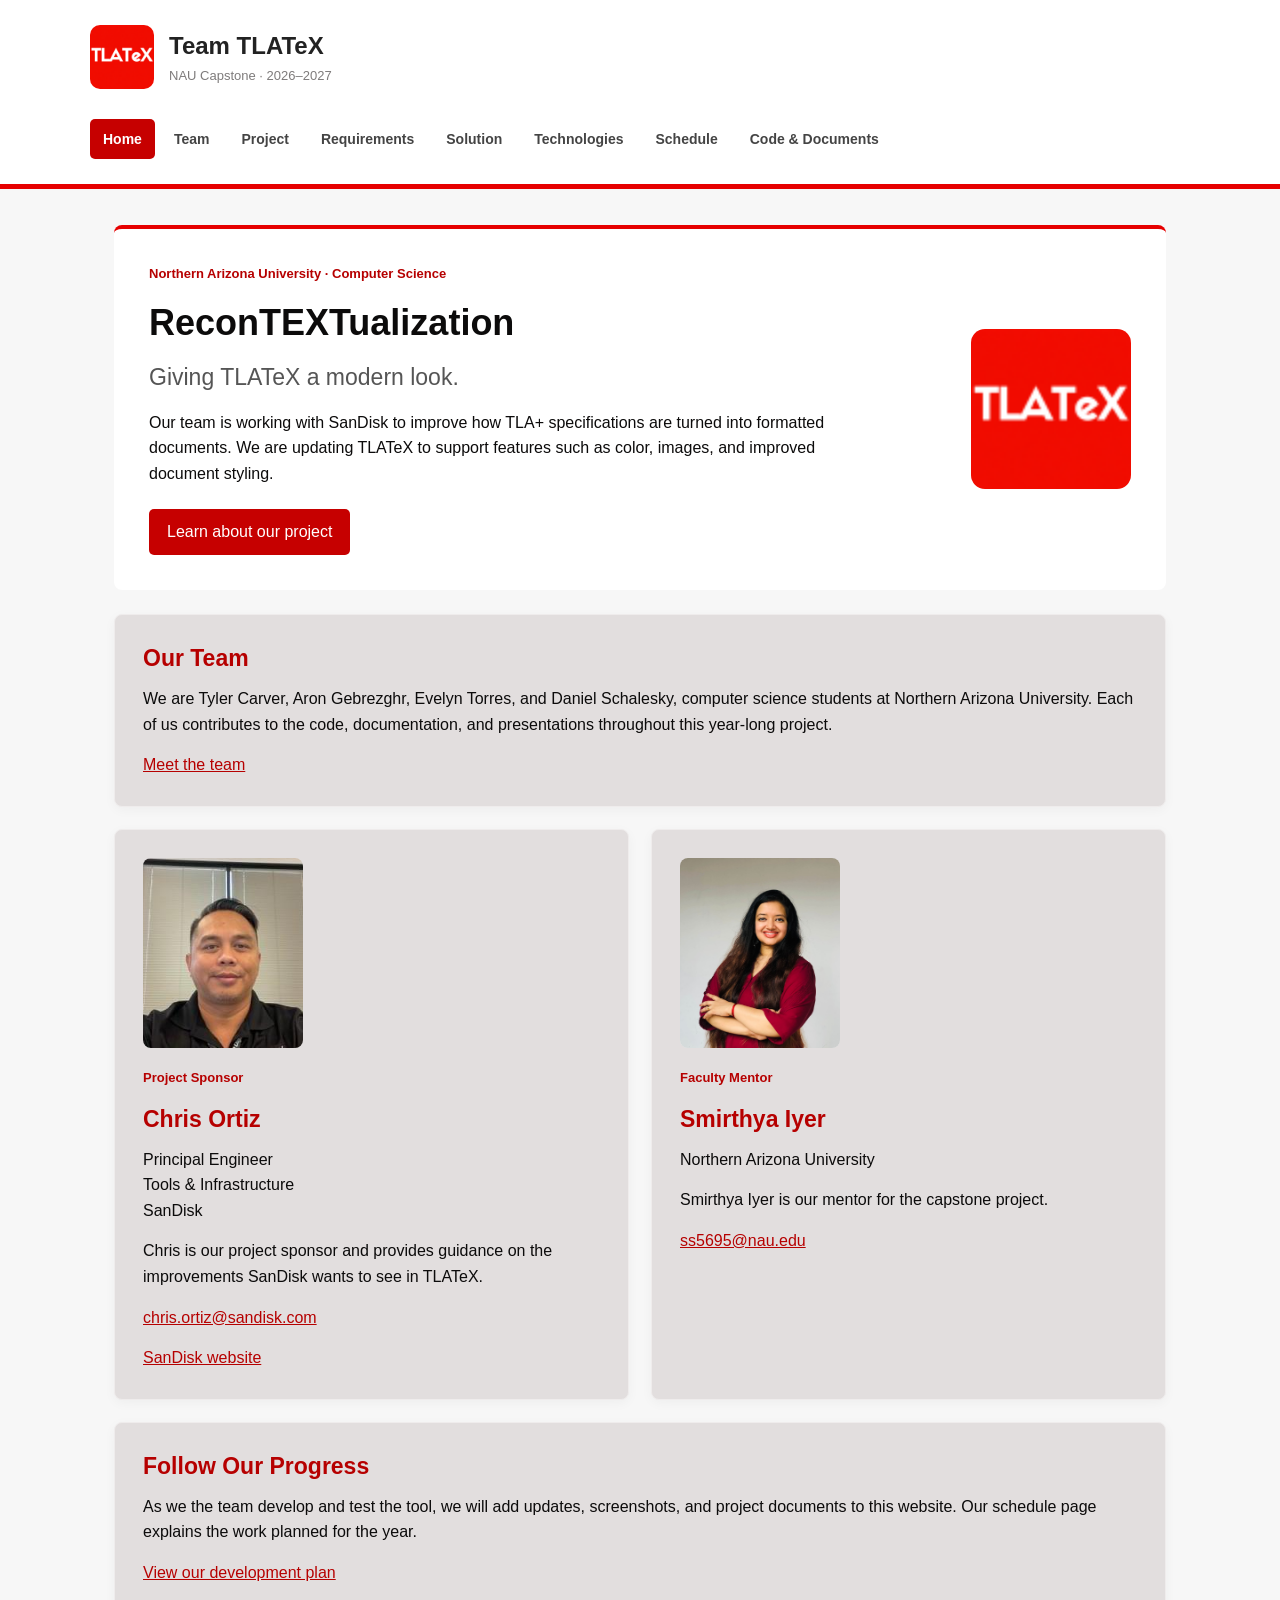
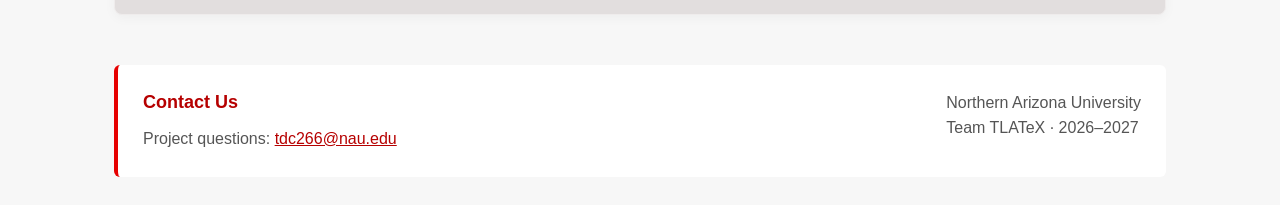
<file: index.html>
<!DOCTYPE html>

<html lang="en">

<head>

    <!-- this sets up the page and connects our css file -->
    <meta charset="UTF-8">
    <meta name="viewport" content="width=device-width, initial-scale=1.0">

    <meta name="description" content="ReconTEXTualization is an NAU capstone project focused on modernizing TLATeX for SanDisk.">

    <link rel="stylesheet" href="style.css">
    <title>Home | Team TLATeX</title>

</head>

<body>

    <!-- this lets keyboard users skip the navigation -->
    <a class="skip-link" href="#main">Skip to content</a>

    <!-- this shows our team name and logo -->
    <header>

        <a class="brand" href="index.html">
            <img src="TlaTEX%20(80%20x%2080%20px)-3.png" alt="" width="64" height="64">

            <span>
                Team TLATeX
                <small>NAU Capstone · 2026–2027</small>
            </span>
        </a>

        <!-- these links open the other pages -->
        <nav aria-label="Main navigation">

            <a href="index.html" aria-current="page">Home</a>
                <a href="team.html">Team</a>
            <a href="project.html">Project</a>
                <a href="requirements.html">Requirements</a>
            <a href="solution.html">Solution</a>
                <a href="technologies.html">Technologies</a>
            <a href="schedule.html">Schedule</a>
                <a href="resources.html">Code &amp; Documents</a>

        </nav>

    </header>


    <main id="main">

        <!-- this introduces our capstone project -->
        <section class="intro">

            <div>
                <p class="label">Northern Arizona University · Computer Science</p>

                <h1>ReconTEXTualization</h1>

                <p class="subtitle">Giving TLATeX a modern look.</p>

                <p>
                    Our team is working with SanDisk to improve how TLA+
                    specifications are turned into formatted documents.
                    We are updating TLATeX to support features such as
                    color, images, and improved document styling.
                </p>

                <a class="button" href="project.html">Learn about our project</a>
            </div>

            <img src="TlaTEX%20(80%20x%2080%20px)-3.png"
                 alt="TLATeX team logo" width="160" height="160">

        </section>


        <!-- this gives a quick introduction to the team -->
        <section class="card">

            <h2>Our Team</h2>

            <p>
                We are Tyler Carver, Aron Gebrezghr, Evelyn Torres, and Daniel Schalesky,
                computer science students at Northern Arizona University.
                Each of us contributes to the code, documentation,
                and presentations throughout this year-long project.
            </p>

            <a href="team.html">Meet the team</a>

        </section>


        <!-- this introduces our sponsor and faculty mentor -->
        <div class="two-columns">

            <section class="card person-card">

                <img class="headshot" src="Chris%20Ortiz.jpeg"
                     alt="Chris Ortiz" width="160" height="190">

                <div>
                    <p class="label">Project Sponsor</p>
                    <h2>Chris Ortiz</h2>

                    <p>
                        Principal Engineer<br>
                        Tools &amp; Infrastructure<br>
                        SanDisk
                    </p>

                    <p>
                        Chris is our project sponsor and provides guidance
                        on the improvements SanDisk wants to see in TLATeX.
                    </p>

                    <a href="mailto:chris.ortiz@sandisk.com">
                        chris.ortiz@sandisk.com
                    </a>

                    <p class="spaced">

                        <a href="https://www.sandisk.com/">SanDisk website</a>
                    </p>

                
                </div>

            </section>


            <section class="card person-card">


                <img class="headshot" src="Headshot_Smi.jpg"

                     alt="Smirthya Iyer" width="160" height="190">
                     

                <div>


                    <p class="label">Faculty Mentor</p>
                    <h2>Smirthya Iyer</h2>

                    <p>Northern Arizona University</p>

                    <p>

                        Smirthya Iyer is our mentor for the
                        capstone project.

                    </p>
                    <a href="mailto:ss5695@nau.edu">
                        ss5695@nau.edu
                    </a>

                    
                </div>

            </section>

        </div>


        <!-- this explains where visitors can find project updates -->
        <section class="card">

            <h2>Follow Our Progress</h2>

            <p>
                As we the team develop and test the tool, we will add updates,
                screenshots, and project documents to this website.
                Our schedule page explains the work planned for the year.
            </p>

            <a href="schedule.html">View our development plan</a>

        </section>

    </main>


    <!-- this shows our team contact information -->
    <footer>

        <div>
            <h2>Contact Us</h2>
            <p>
                Project questions:
                <a href="mailto:tdc266@nau.edu">tdc266@nau.edu</a>
            </p>
        </div>

        <p>
            Northern Arizona University<br>
            Team TLATeX · 2026–2027
        </p>

    </footer>

</body>

</html>
</file>
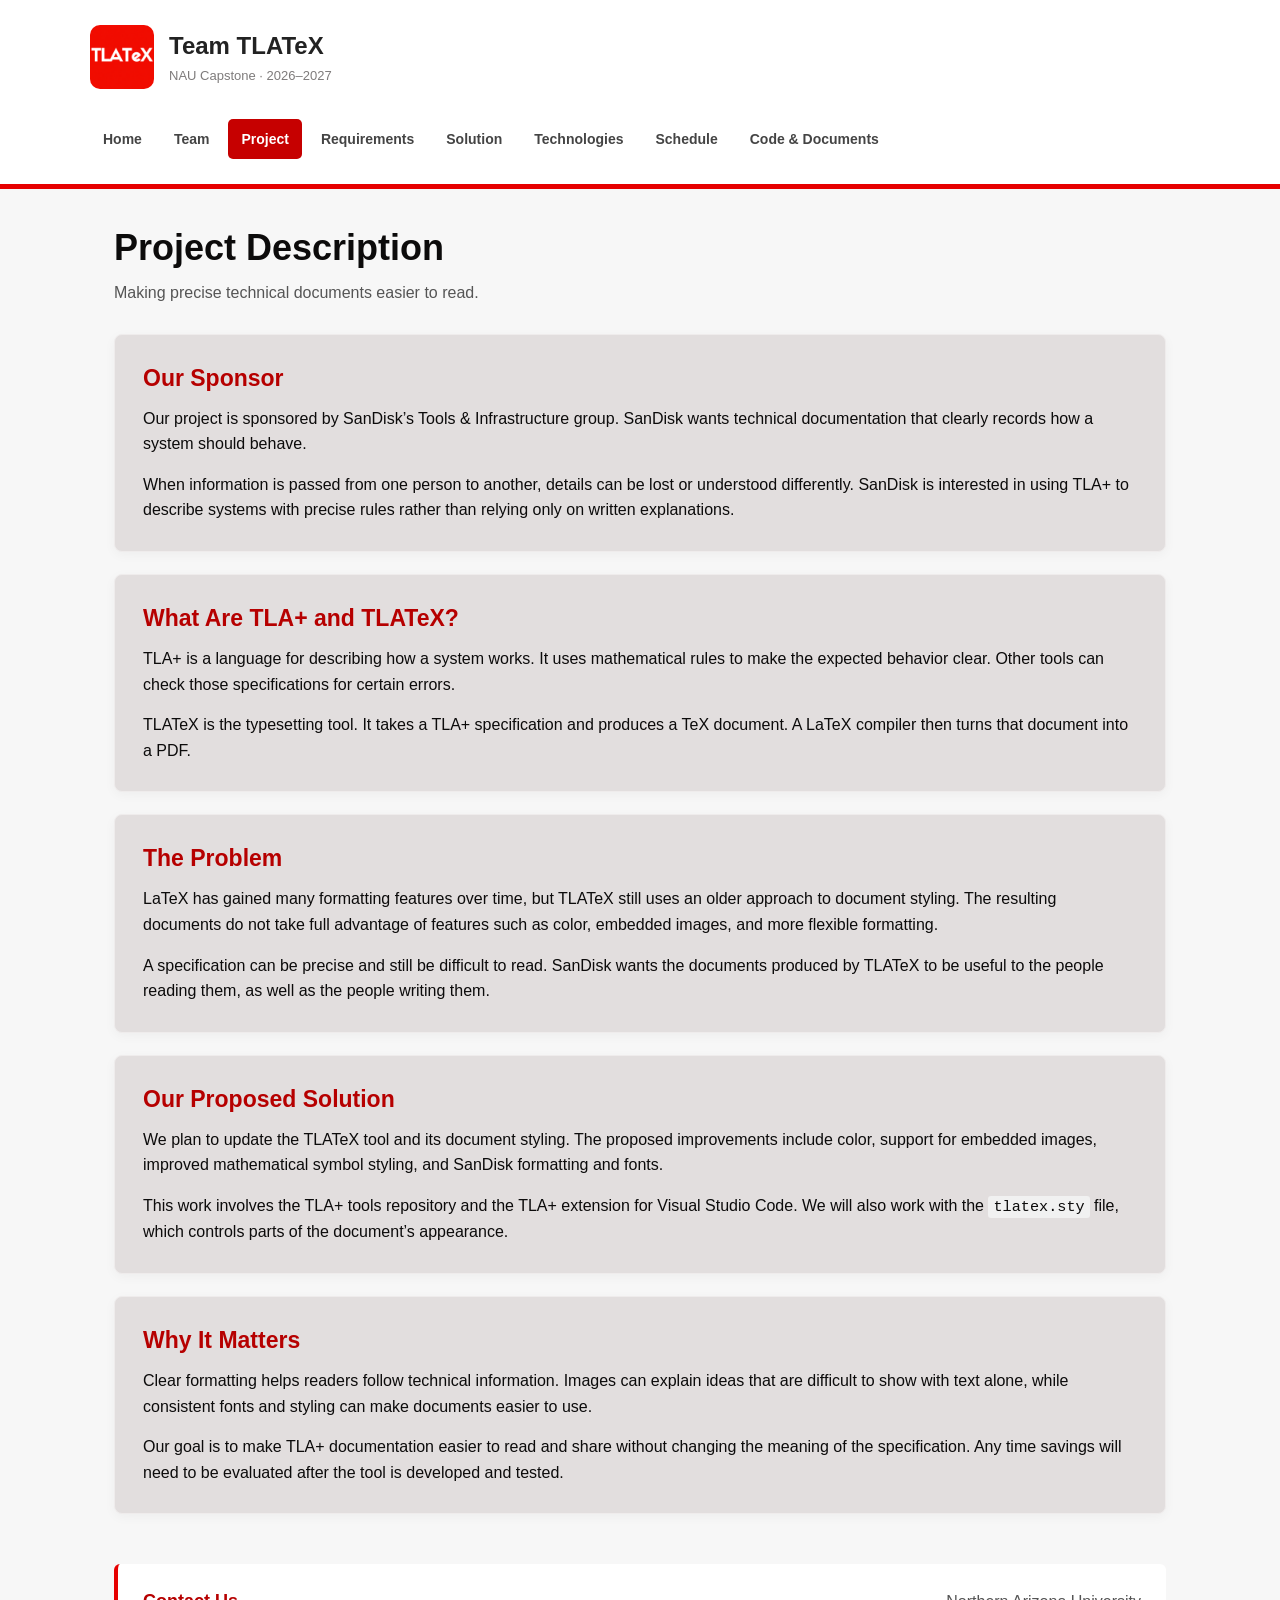
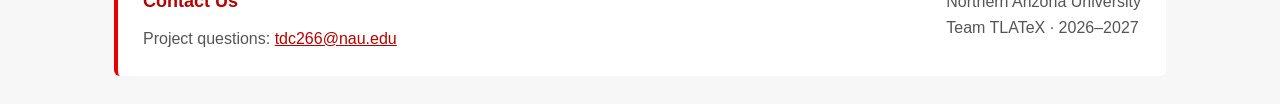
<file: project.html>
<!DOCTYPE html>

<html lang="en">

<head>

    <!-- this sets up the page and connects the css file -->
    <meta charset="UTF-8">
    <meta name="viewport" content="width=device-width, initial-scale=1.0">

    <meta name="description" content="The problem, purpose, and expected impact of the ReconTEXTualization project.">

    <link rel="stylesheet" href="style.css">
    <title>Project | Team TLATeX</title>

</head>

<body>

    <a class="skip-link" href="#main">Skip to content</a>

    <!-- this shows the logo and team name -->
    <header>

        <a class="brand" href="index.html">
            <img src="TlaTEX%20(80%20x%2080%20px)-3.png" alt="" width="64" height="64">

            <span>
                Team TLATeX
                <small>NAU Capstone · 2026–2027</small>
            </span>
        </a>

        <!-- these links connect the website pages -->
        <nav aria-label="Main navigation">

            <a href="index.html">Home</a>
                <a href="team.html">Team</a>
            <a href="project.html" aria-current="page">Project</a>
                <a href="requirements.html">Requirements</a>
            <a href="solution.html">Solution</a>
                <a href="technologies.html">Technologies</a>
            <a href="schedule.html">Schedule</a>
                <a href="resources.html">Code &amp; Documents</a>

        </nav>

    </header>


    <main id="main">

        <!-- this introduces the purpose of the project -->
        <div class="page-title">

            <h1>Project Description</h1>
            <p>Making precise technical documents easier to read.</p>

        </div>


        <!-- this explains the sponsor's connection to the project -->
        <section class="card">

            <h2>Our Sponsor</h2>

            <p>
                Our project is sponsored by SanDisk’s Tools &amp;
                Infrastructure group. SanDisk wants technical
                documentation that clearly records how a system
                should behave.
            </p>

            <p>
                When information is passed from one person to another,
                details can be lost or understood differently.
                SanDisk is interested in using TLA+ to describe
                systems with precise rules rather than relying
                only on written explanations.
            </p>

        </section>


        <!-- this explains the tools in plain language -->
        <section class="card">

            <h2>What Are TLA+ and TLATeX?</h2>

            <p>
                TLA+ is a language for describing how a system works.
                It uses mathematical rules to make the expected
                behavior clear. Other tools can check those
                specifications for certain errors.
            </p>

            <p>
                TLATeX is the typesetting tool.
                It takes a TLA+ specification and produces a TeX
                document. A LaTeX compiler then turns that document
                into a PDF.
            </p>

        </section>


        <!-- this explains the current problem -->
        <section class="card">

            <h2>The Problem</h2>

            <p>
                LaTeX has gained many formatting features over time,
                but TLATeX still uses an older approach to document
                styling. The resulting documents do not take full
                advantage of features such as color, embedded images,
                and more flexible formatting.
            </p>

            <p>
                A specification can be precise and still be difficult
                to read. SanDisk wants the documents produced by
                TLATeX to be useful to the people reading them,
                as well as the people writing them.
            </p>

        </section>


        <!-- this describes what our team plans to change -->
        <section class="card">

            <h2>Our Proposed Solution</h2>

            <p>
                We plan to update the TLATeX tool and its document
                styling. The proposed improvements include color,
                support for embedded images, improved mathematical
                symbol styling, and SanDisk formatting and fonts.
            </p>

            <p>
                This work involves the TLA+ tools repository and
                the TLA+ extension for Visual Studio Code.
                We will also work with the
                <code>tlatex.sty</code> file, which controls parts
                of the document’s appearance.
            </p>

        </section>


        <!-- this explains why the improvements matter -->
        <section class="card">

            <h2>Why It Matters</h2>

            <p>
                Clear formatting helps readers follow technical
                information. Images can explain ideas that are
                difficult to show with text alone, while consistent
                fonts and styling can make documents easier to use.
            </p>

            <p>
                Our goal is to make TLA+ documentation easier to
                read and share without changing the meaning of
                the specification. Any time savings will need to
                be evaluated after the tool is developed and tested.
            </p>

        </section>


       

    </main>


    <!-- this shows the team contact information -->
    <footer>

        <div>
            <h2>Contact Us</h2>

            <p>
                Project questions:
                <a href="mailto:tdc266@nau.edu">tdc266@nau.edu</a>
            </p>
        </div>

        <p>
            Northern Arizona University<br>
            
            Team TLATeX · 2026–2027
        </p>

    </footer>

</body>

</html>
</file>
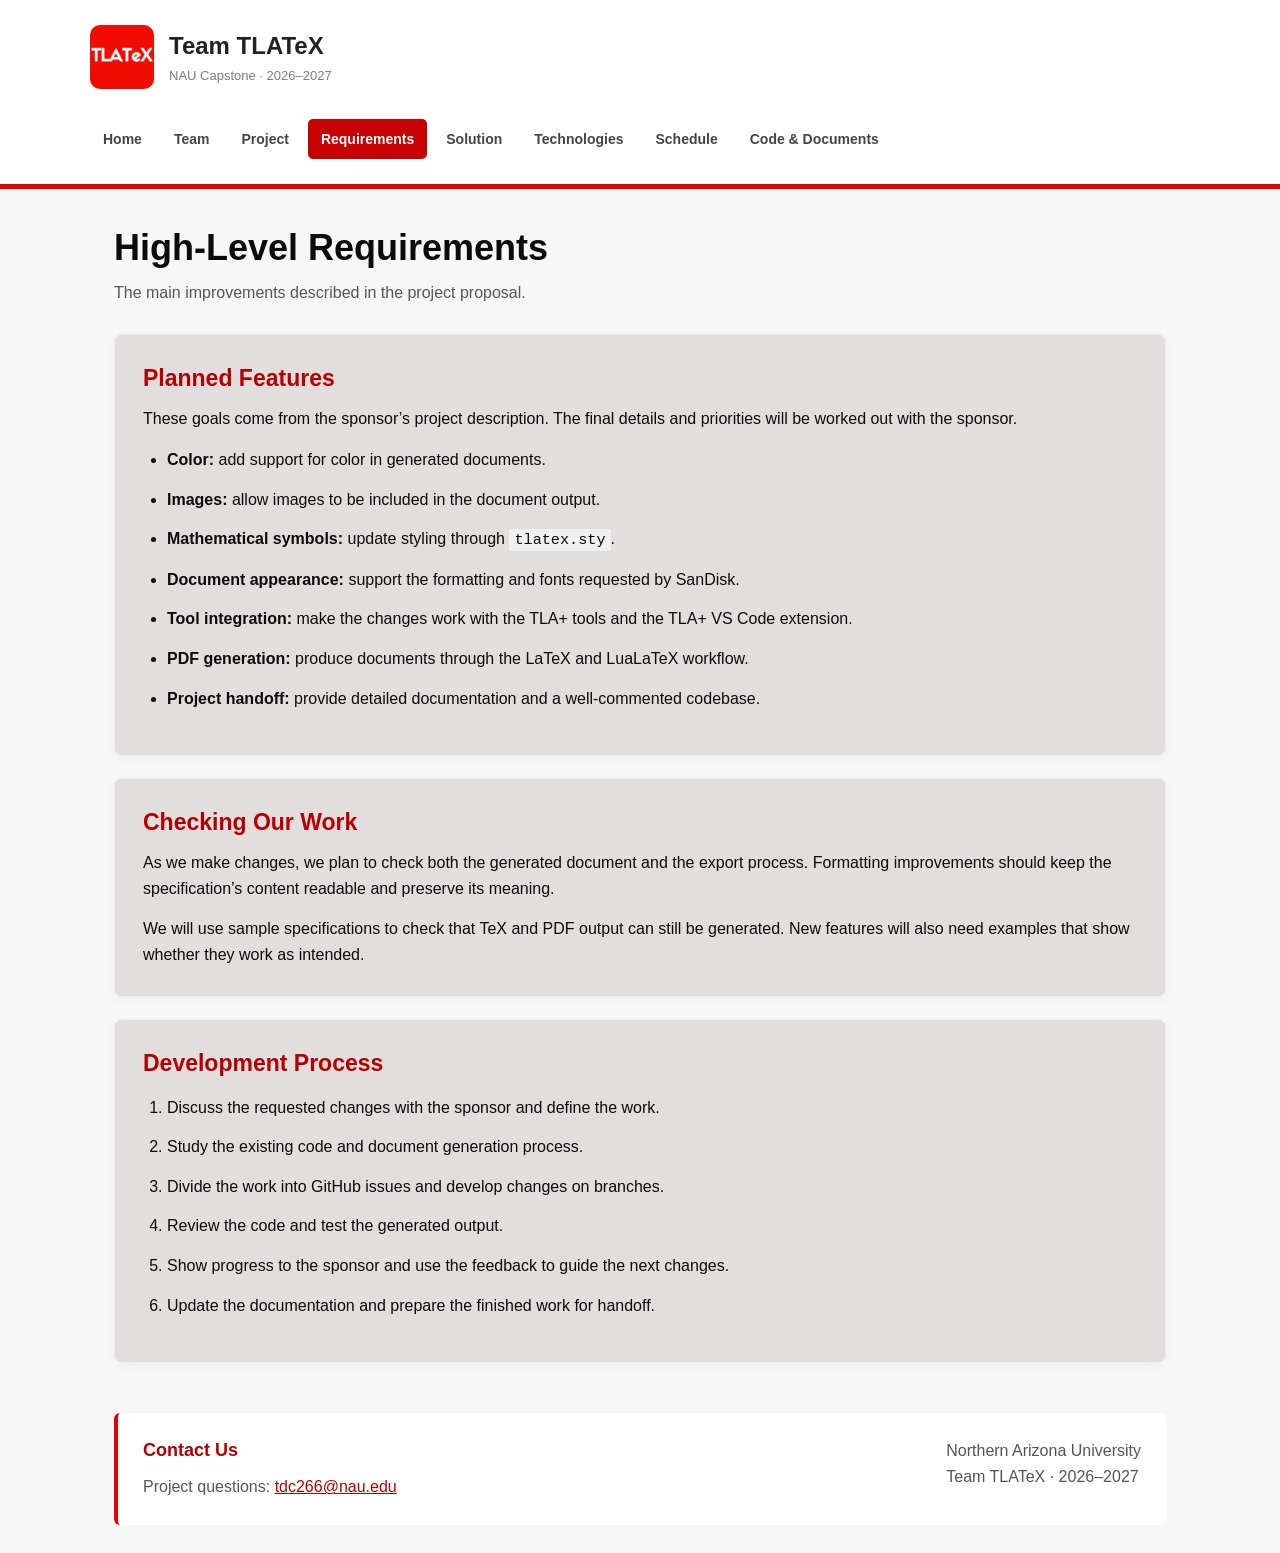
<file: requirements.html>
<!DOCTYPE html>

<html lang="en">

<head>

    <!-- this sets up the page and loads our styles -->
    <meta charset="UTF-8">
    <meta name="viewport" content="width=device-width, initial-scale=1.0">

    <meta name="description" content="The proposed requirements and development process for ReconTEXTualization.">

    <link rel="stylesheet" href="style.css">
    <title>Requirements | Team TLATeX</title>

</head>

<body>

    <a class="skip-link" href="#main">Skip to content</a>

    <!-- this header stays consistent across the website -->
    <header>

        <a class="brand" href="index.html">
            <img src="TlaTEX%20(80%20x%2080%20px)-3.png" alt="" width="64" height="64">

            <span>
                Team TLATeX
                <small>NAU Capstone · 2026–2027</small>
            </span>
        </a>

        <!-- this highlights the requirements page -->
        <nav aria-label="Main navigation">

            <a href="index.html">Home</a>
                <a href="team.html">Team</a>
            <a href="project.html">Project</a>
                <a href="requirements.html" aria-current="page">Requirements</a>
            <a href="solution.html">Solution</a>
                <a href="technologies.html">Technologies</a>
            <a href="schedule.html">Schedule</a>
                <a href="resources.html">Code &amp; Documents</a>

        </nav>

    </header>


    <main id="main">

        <!-- this introduces the planned requirements -->
        <div class="page-title">

            <h1>High-Level Requirements</h1>
            <p>The main improvements described in the project proposal.</p>

        </div>


        <!-- these are proposed features, not completed features -->
        <section class="card">

            <h2>Planned Features</h2>

            <p>
                These goals come from the sponsor’s project description.
                The final details and priorities will be worked out
                with the sponsor.
            </p>

            <ul class="feature-list">

                <li>
                    <strong>Color:</strong>
                    add support for color in generated documents.
                </li>

                <li>
                    <strong>Images:</strong>
                    allow images to be included in the document output.
                </li>

                <li>
                    <strong>Mathematical symbols:</strong>
                    update styling through <code>tlatex.sty</code>.
                </li>

                <li>
                    <strong>Document appearance:</strong>
                    support the formatting and fonts requested by SanDisk.
                </li>

                <li>
                    <strong>Tool integration:</strong>
                    make the changes work with the TLA+ tools and
                    the TLA+ VS Code extension.
                </li>

                <li>
                    <strong>PDF generation:</strong>
                    produce documents through the LaTeX and
                    LuaLaTeX workflow.
                </li>

                <li>
                    <strong>Project handoff:</strong>
                    provide detailed documentation and a
                    well-commented codebase.
                </li>

            </ul>

        </section>


        <!-- this explains what we need to check while developing -->
        <section class="card">

            <h2>Checking Our Work</h2>

            <p>
                As we make changes, we plan to check both the generated
                document and the export process.
                Formatting improvements should keep the specification’s
                content readable and preserve its meaning.
            </p>

            <p>
                We will use sample specifications to check that TeX
                and PDF output can still be generated.
                New features will also need examples that show
                whether they work as intended.
            </p>

        </section>


        <!-- this explains the team's development process -->
        <section class="card">

            <h2>Development Process</h2>

            <ol class="feature-list">

                <li>
                    Discuss the requested changes with the sponsor
                    and define the work.
                </li>

                <li>
                    Study the existing code and document generation
                    process.
                </li>

                <li>
                    Divide the work into GitHub issues and develop
                    changes on branches.
                </li>

                <li>
                    Review the code and test the generated output.
                </li>

                <li>
                    Show progress to the sponsor and use the feedback
                    to guide the next changes.
                </li>

                <li>
                    Update the documentation and prepare the
                    finished work for handoff.
                </li>

            </ol>

        </section>

    </main>


    <!-- this shows where visitors can contact the team -->
    <footer>

        <div>
            <h2>Contact Us</h2>

            <p>
                Project questions:
                <a href="mailto:tdc266@nau.edu">tdc266@nau.edu</a>
            </p>
        </div>

        <p>
            Northern Arizona University<br>
            Team TLATeX · 2026–2027
        </p>

    </footer>

</body>

</html>
</file>
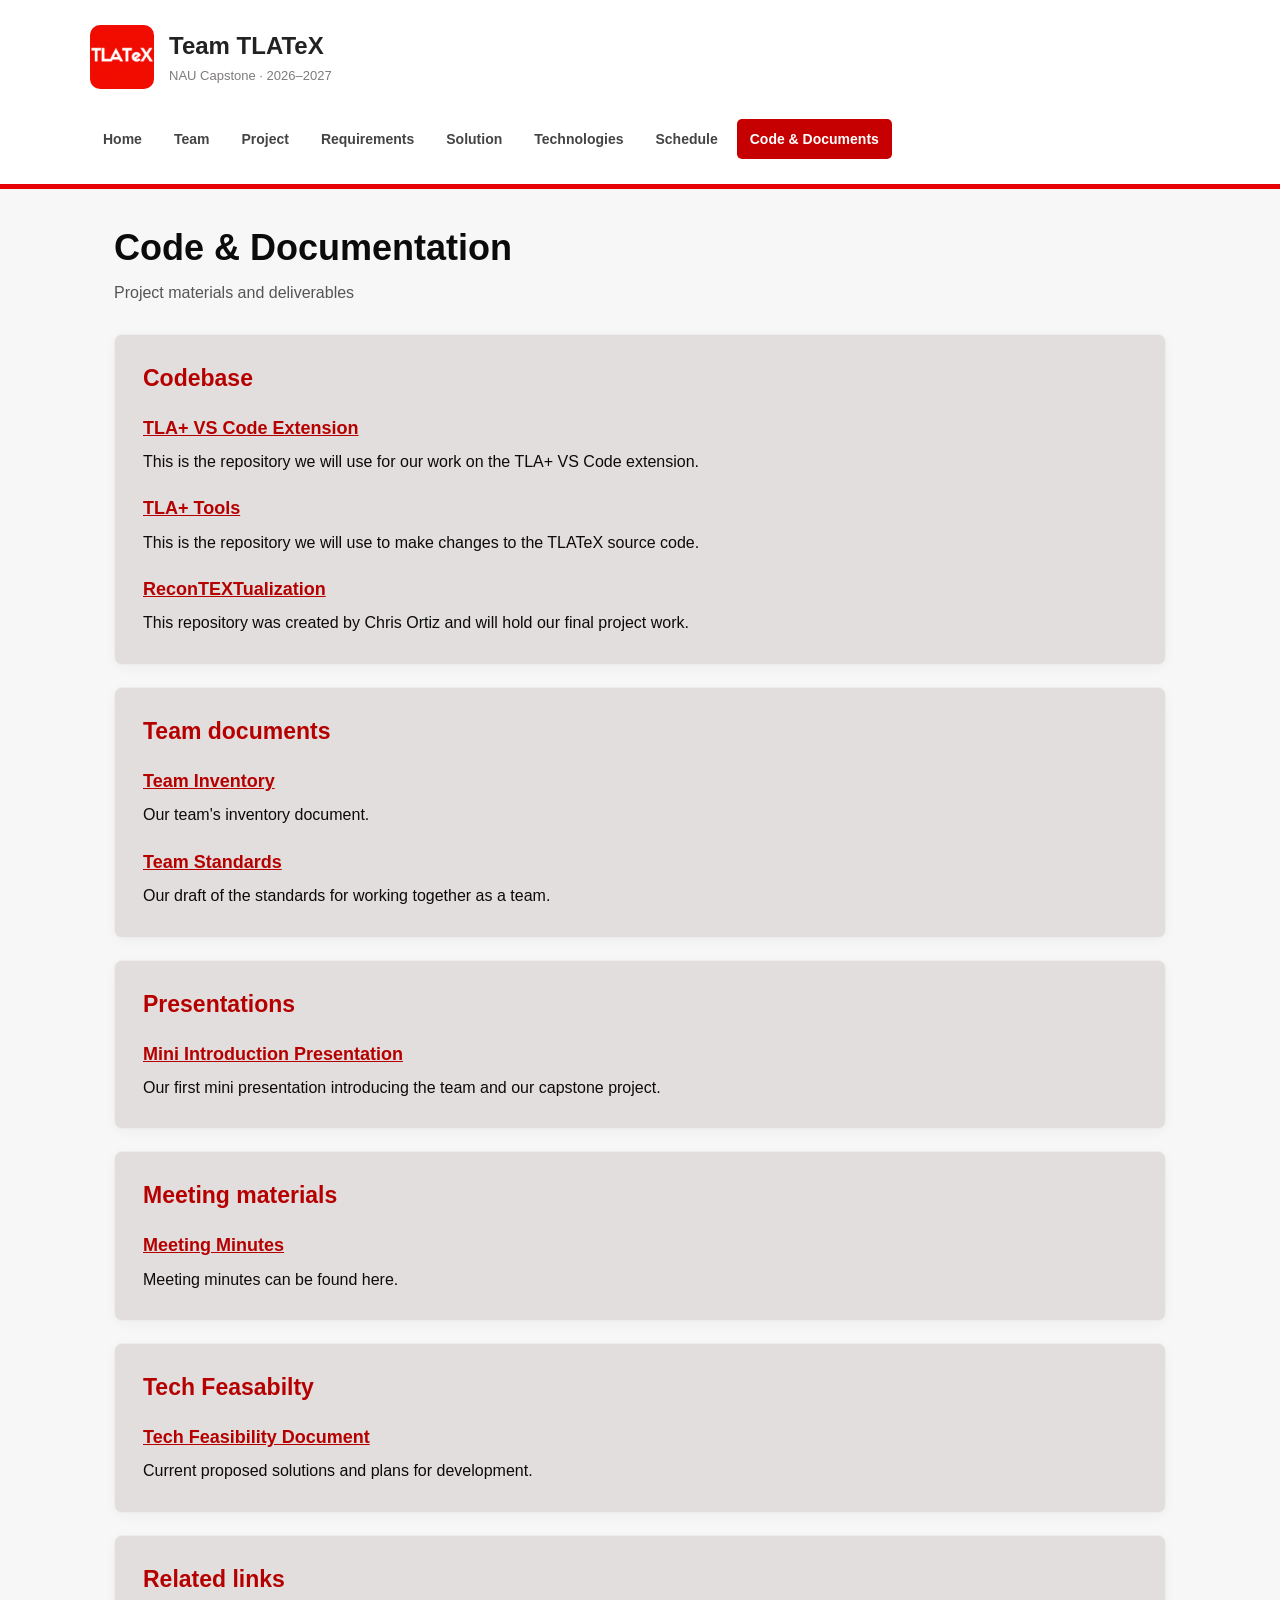
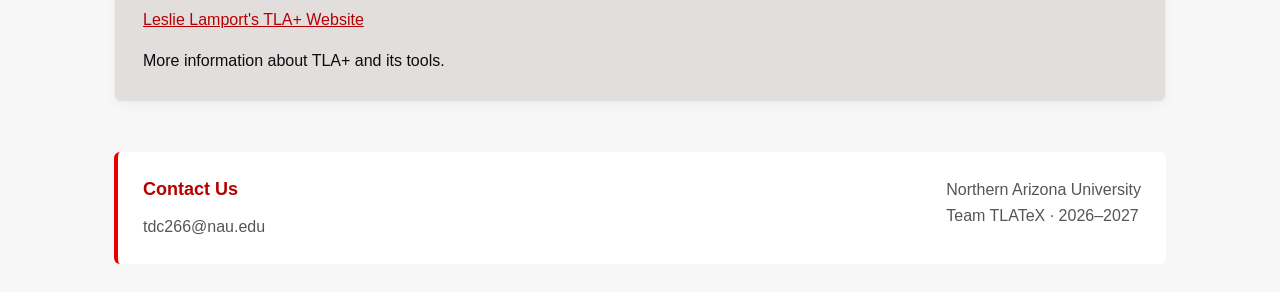
<file: resources.html>
<!DOCTYPE html>
<html lang="en">

<head>
    <!-- this sets up the page and loads our own css file -->
    <meta charset="UTF-8">
    <meta name="viewport" content="width=device-width, initial-scale=1.0">
    <meta name="description" content="Code &amp; Documentation for the NAU TLATeX capstone project.">
    <link rel="stylesheet" href="style.css">
    <title>Code &amp; Documents | Team TLATeX</title>
</head>

<body>
    <!-- this lets keyboard users jump straight to the page content -->
    <a class="skip-link" href="#main">Skip to content</a>

    <!-- this header stays the same on every page -->
    <header>
        <a class="brand" href="index.html">
            <img src="TlaTEX (80 x 80 px)-3.png" alt="" width="64" height="64">
            <span>Team TLATeX<small>NAU Capstone · 2026–2027</small></span>
        </a>

        <!-- these links open the different pages of the website -->
        <nav aria-label="Main navigation">
            <a href="index.html">Home</a>
            <a href="team.html">Team</a>
            <a href="project.html">Project</a>
            <a href="requirements.html">Requirements</a>
            <a href="solution.html">Solution</a>
            <a href="technologies.html">Technologies</a>
            <a href="schedule.html">Schedule</a>
            <a href="resources.html" aria-current="page">Code &amp; Documents</a>
        </nav>
    </header>

    <main id="main">
        <!-- this tells visitors which page they are on -->
        <div class="page-title">
            <h1>Code &amp; Documentation</h1>
            <p>Project materials and deliverables</p>
        </div>

        <!-- these are the repositories we will use for our project -->
        <section class="card">
            <h2>Codebase</h2>

            <h3>
                <a href="https://github.com/tdcinaz/vscode-tlaplus">
                    TLA+ VS Code Extension
                </a>
            </h3>
            <p>This is the repository we will use for our work on the TLA+ VS Code extension.</p>

            <h3>
                <a href="https://github.com/tdcinaz/tlaplus">
                    TLA+ Tools
                </a>
            </h3>
            <p>This is the repository we will use to make changes to the TLATeX source code.</p>

            <h3>
                <a href="https://github.com/chris-ortiz-sndk/ReconTEXTualization">
                    ReconTEXTualization
                </a>
            </h3>
            <p>This repository was created by Chris Ortiz and will hold our final project work.</p>
        </section>

        <!-- these links open our team documents -->
        <section class="card">
            <h2>Team documents</h2>

            <h3><a href="https://docs.google.com/document/d/1IQxAuQOuhOcmaUfxmCxySqevwHtCUG7lJXzWGr6_MOs/edit?usp=sharing">Team Inventory</a></h3>
            <p>Our team's inventory document.</p>

            <h3><a href="Team%20Standards%20Draft-2.pdf">Team Standards</a></h3>
            <p>Our draft of the standards for working together as a team.</p>
        </section>

        
        <!-- this links to our first introduction presentation -->
        <section class="card">
            <h2>Presentations</h2>
            <h3>
                <a href="https://docs.google.com/presentation/d/1evma_VU6sbm7CXS5FkXHjEvRJFwfV4ja_b5LKQ5_gUc/edit?slide=id.p#slide=id.p">
                    Mini Introduction Presentation
                </a>
            </h3>
            <p>Our first mini presentation introducing the team and our capstone project.</p>
        </section>

        <section class="card">
            <h2>Meeting materials</h2>
            <h3><a href="Team%20Standards%20Draft-2.pdf">Meeting Minutes</a></h3>
            <p>Meeting minutes can be found here.</p>
        </section>

        <section class="card">
            <h2>Tech Feasabilty  </h2>
            <h3><a href="https://docs.google.com/document/d/1Lz3pxVZrASZhOlgSWt0DHaZXjm-4wMHzm0dHeNRJSzA/edit?usp=sharing">Tech Feasibility Document</a></h3>
            <p>Current proposed solutions and plans for development.</p>
        </section>

        <!-- this opens the main TLA+ website -->
        <section class="card">
            <h2>Related links</h2>
            <p>
                <a href="https://lamport.azurewebsites.net/tla/tla.html">
                    Leslie Lamport's TLA+ Website
                </a>
            </p>
            <p>More information about TLA+ and its tools.</p>
        </section>
    </main>

    <!-- this is our team contact information -->
    <footer>
        <div>
            <h2>Contact Us</h2>
            <p>tdc266@nau.edu</p>
        </div>
        <p>Northern Arizona University<br>Team TLATeX · 2026–2027</p>
    </footer>
</body>

</html>
</file>
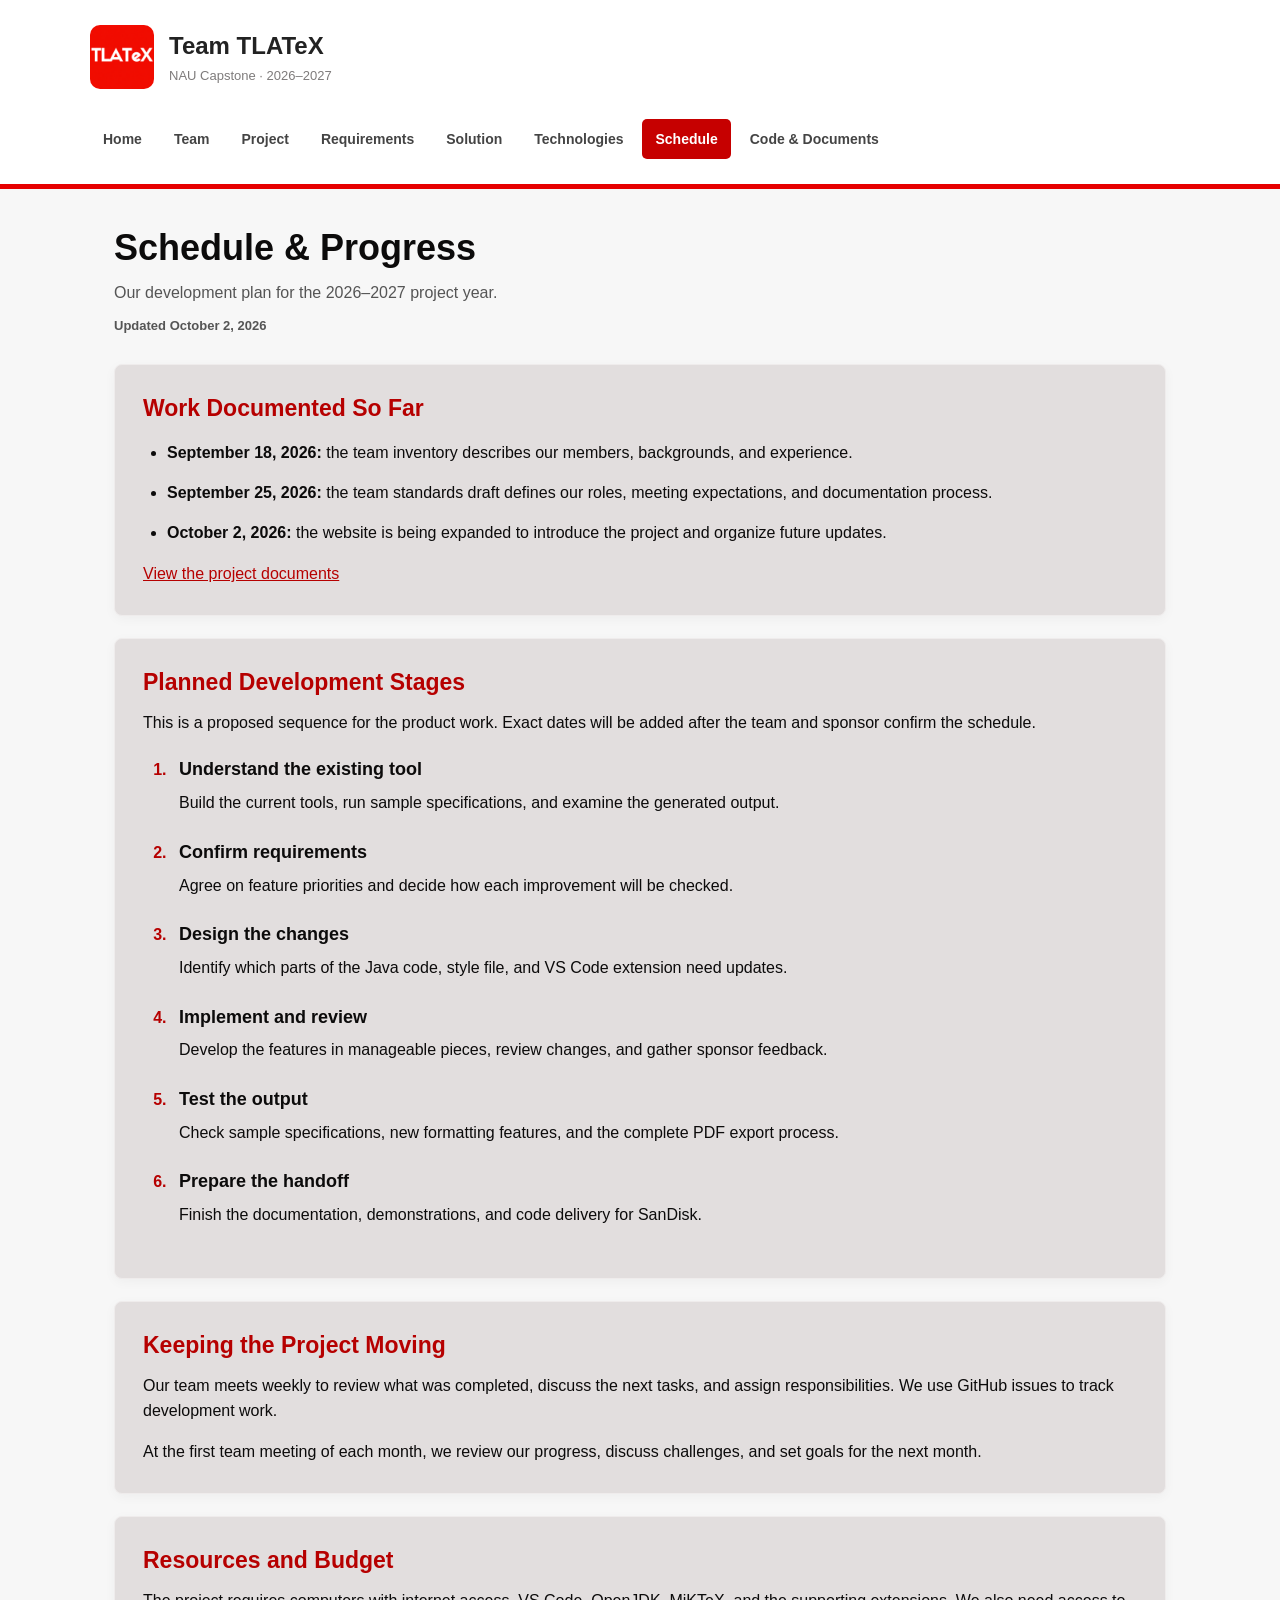
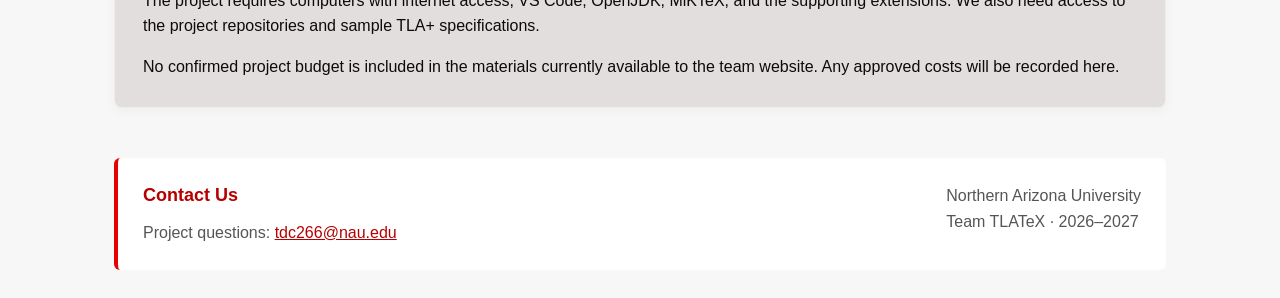
<file: schedule.html>
<!DOCTYPE html>

<html lang="en">

<head>

    <!-- this sets up the page and connects the css -->
    <meta charset="UTF-8">
    <meta name="viewport" content="width=device-width, initial-scale=1.0">

    <meta name="description" content="The development plan and progress of the NAU ReconTEXTualization project.">

    <link rel="stylesheet" href="style.css">
    <title>Schedule | Team TLATeX</title>

</head>

<body>

    <a class="skip-link" href="#main">Skip to content</a>

    <!-- this shows the team logo and name -->
    <header>

        <a class="brand" href="index.html">
            <img src="TlaTEX%20(80%20x%2080%20px)-3.png" alt="" width="64" height="64">

            <span>
                Team TLATeX
                <small>NAU Capstone · 2026–2027</small>
            </span>
        </a>

        <!-- this highlights the schedule page -->
        <nav aria-label="Main navigation">

            <a href="index.html">Home</a>
                <a href="team.html">Team</a>
            <a href="project.html">Project</a>
                <a href="requirements.html">Requirements</a>
            <a href="solution.html">Solution</a>
                <a href="technologies.html">Technologies</a>
            <a href="schedule.html" aria-current="page">Schedule</a>
                <a href="resources.html">Code &amp; Documents</a>

        </nav>

    </header>


    <main id="main">

        <!-- this shows when the page was updated -->
        <div class="page-title">

            <h1>Schedule &amp; Progress</h1>
            <p>Our development plan for the 2026–2027 project year.</p>

            <p class="label">
                Updated <time datetime="2026-10-02">October 2, 2026</time>
            </p>

        </div>


        <!-- these are dated materials that our team has prepared -->
        <section class="card">

            <h2>Work Documented So Far</h2>

            <ul class="feature-list">

                <li>
                    <strong>September 18, 2026:</strong>
                    the team inventory describes our members,
                    backgrounds, and experience.
                </li>

                <li>
                    <strong>September 25, 2026:</strong>
                    the team standards draft defines our roles,
                    meeting expectations, and documentation process.
                </li>

                <li>
                    <strong>October 2, 2026:</strong>
                    the website is being expanded to introduce
                    the project and organize future updates.
                </li>

            </ul>

            <a href="resources.html">View the project documents</a>

        </section>


        <!-- this is a proposed product plan, not a list of finished work -->
        <section class="card">

            <h2>Planned Development Stages</h2>

            <p>
                This is a proposed sequence for the product work.
                Exact dates will be added after the team and
                sponsor confirm the schedule.
            </p>

            <ol class="workflow">

                <li>
                    <strong>Understand the existing tool</strong>
                    <p>
                        Build the current tools, run sample
                        specifications, and examine the generated output.
                    </p>
                </li>

                <li>
                    <strong>Confirm requirements</strong>
                    <p>
                        Agree on feature priorities and decide how
                        each improvement will be checked.
                    </p>
                </li>

                <li>
                    <strong>Design the changes</strong>
                    <p>
                        Identify which parts of the Java code,
                        style file, and VS Code extension need updates.
                    </p>
                </li>

                <li>
                    <strong>Implement and review</strong>
                    <p>
                        Develop the features in manageable pieces,
                        review changes, and gather sponsor feedback.
                    </p>
                </li>

                <li>
                    <strong>Test the output</strong>
                    <p>
                        Check sample specifications, new formatting
                        features, and the complete PDF export process.
                    </p>
                </li>

                <li>
                    <strong>Prepare the handoff</strong>
                    <p>
                        Finish the documentation, demonstrations,
                        and code delivery for SanDisk.
                    </p>
                </li>

            </ol>

            

        </section>


        <!-- this explains how we keep track of progress -->
        <section class="card">

            <h2>Keeping the Project Moving</h2>

            <p>
                Our team meets weekly to review what was completed,
                discuss the next tasks, and assign responsibilities.
                We use GitHub issues to track development work.
            </p>

            <p>
                At the first team meeting of each month, we review
                our progress, discuss challenges, and set goals
                for the next month.
            </p>

        </section>


        <!-- this lists the resources described in the project proposal -->
        <section class="card">

            <h2>Resources and Budget</h2>

            <p>
                The project requires computers with internet access,
                VS Code, OpenJDK, MiKTeX, and the supporting extensions.
                We also need access to the project repositories
                and sample TLA+ specifications.
            </p>

            <p>
                No confirmed project budget is included in the
                materials currently available to the team website.
                Any approved costs will be recorded here.
            </p>

        </section>

    </main>


    <!-- this shows the project contact -->
    <footer>

        <div>
            <h2>Contact Us</h2>

            <p>
                Project questions:
                <a href="mailto:tdc266@nau.edu">tdc266@nau.edu</a>
            </p>
        </div>

        <p>
            Northern Arizona University<br>
            Team TLATeX · 2026–2027
        </p>

    </footer>

</body>

</html>
</file>
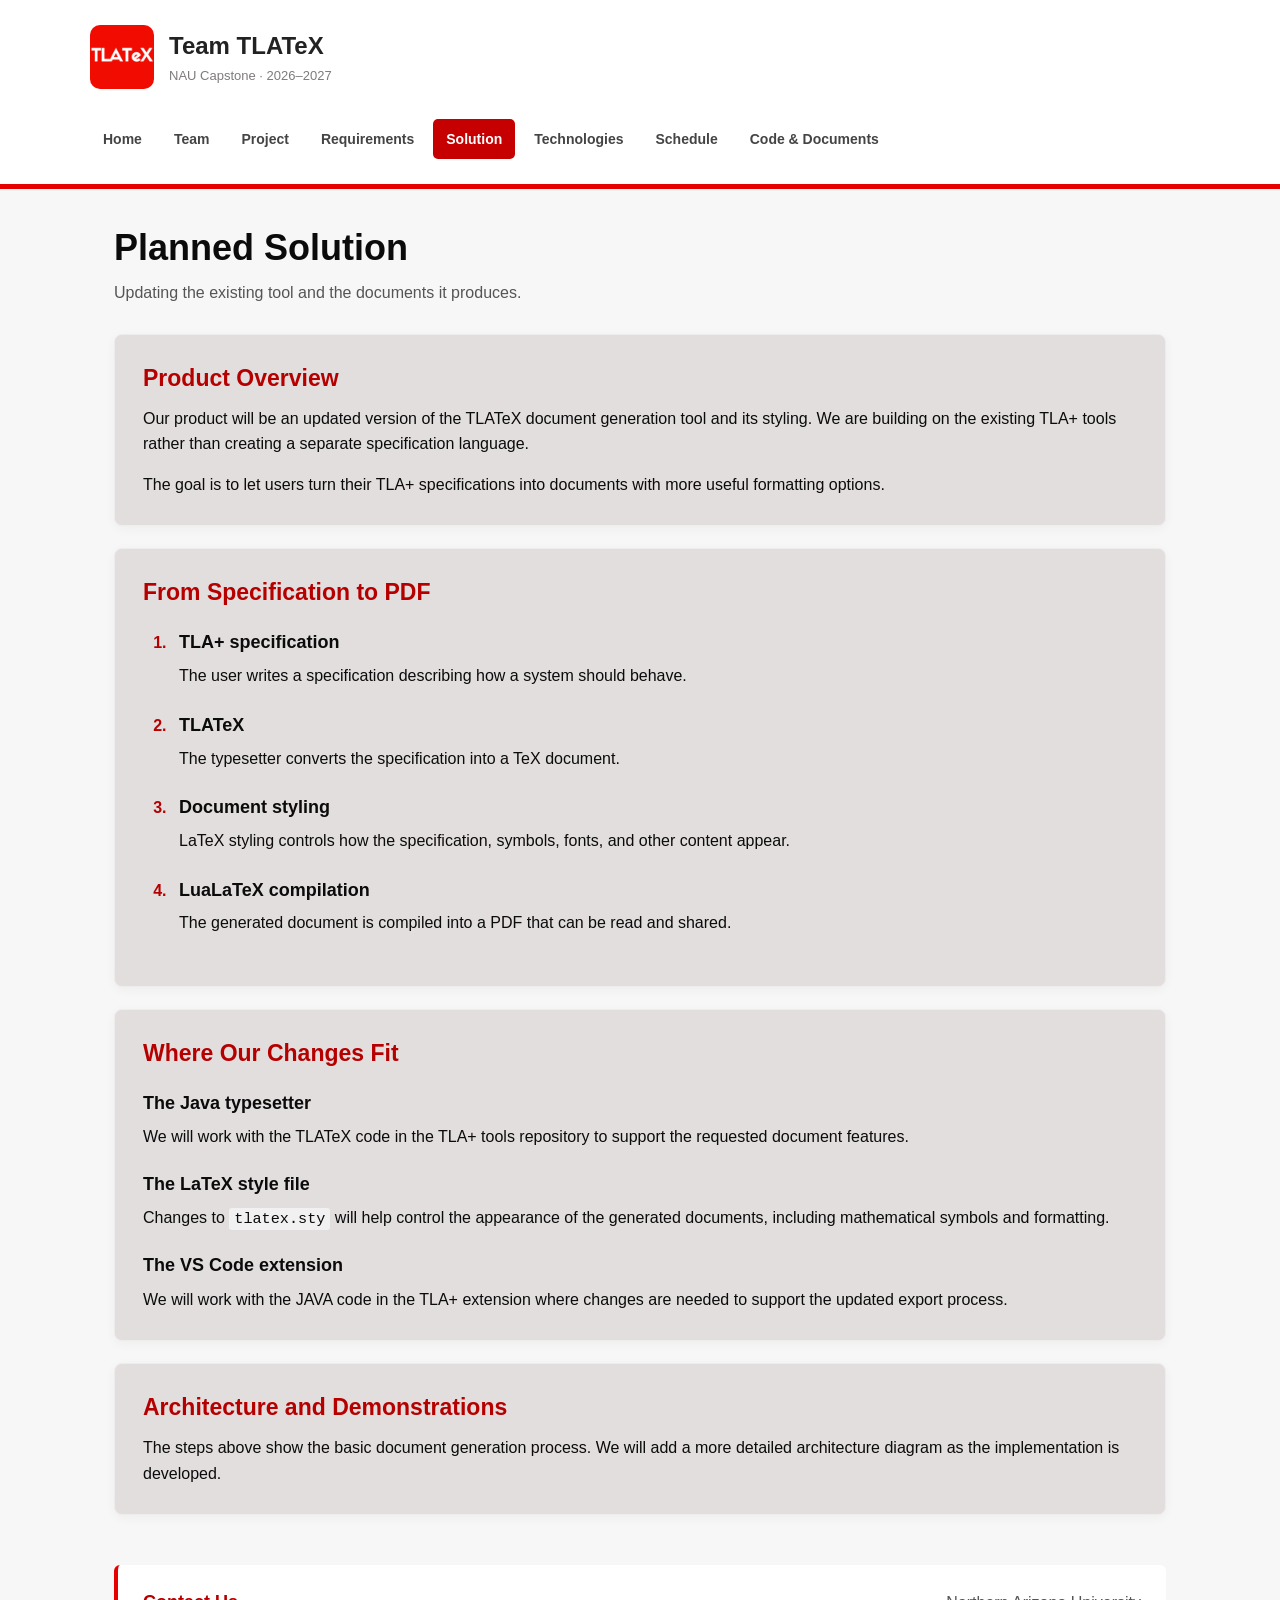
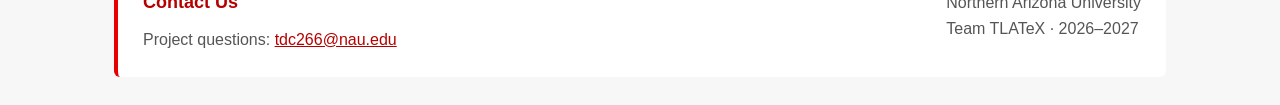
<file: solution.html>
<!DOCTYPE html>

<html lang="en">

<head>

    <!-- this sets up the page and connects our stylesheet -->
    <meta charset="UTF-8">
    <meta name="viewport" content="width=device-width, initial-scale=1.0">

    <meta name="description" content="How the planned TLATeX improvements fit into the TLA+ document export process.">

    <link rel="stylesheet" href="style.css">
    <title>Solution | Team TLATeX</title>

</head>

<body>

    <a class="skip-link" href="#main">Skip to content</a>

    <!-- this shows our team branding -->
    <header>

        <a class="brand" href="index.html">
            <img src="TlaTEX%20(80%20x%2080%20px)-3.png" alt="" width="64" height="64">

            <span>
                Team TLATeX
                <small>NAU Capstone · 2026–2027</small>
            </span>
        </a>

        <!-- these links open the website sections -->
        <nav aria-label="Main navigation">

            <a href="index.html">Home</a>
                <a href="team.html">Team</a>
            <a href="project.html">Project</a>
                <a href="requirements.html">Requirements</a>
            <a href="solution.html" aria-current="page">Solution</a>
                <a href="technologies.html">Technologies</a>
            <a href="schedule.html">Schedule</a>
                <a href="resources.html">Code &amp; Documents</a>

        </nav>

    </header>


    <main id="main">

        <!-- this introduces the solution page -->
        <div class="page-title">

            <h1>Planned Solution</h1>
            <p>Updating the existing tool and the documents it produces.</p>

        </div>


        <!-- this describes the product we plan to deliver -->
        <section class="card">

            <h2>Product Overview</h2>

            <p>
                Our product will be an updated version of the TLATeX
                document generation tool and its styling.
                We are building on the existing TLA+ tools rather
                than creating a separate specification language.
            </p>

            <p>
                The goal is to let users turn their TLA+
                specifications into documents with more useful
                formatting options.
            </p>

        </section>


        <!-- this shows the document process without needing an image -->
        <section class="card">

            <h2>From Specification to PDF</h2>

            <ol class="workflow">

                <li>
                    <strong>TLA+ specification</strong>
                    <p>
                        The user writes a specification describing
                        how a system should behave.
                    </p>
                </li>

                <li>
                    <strong>TLATeX</strong>
                    <p>
                        The typesetter converts the specification
                        into a TeX document.
                    </p>
                </li>

                <li>
                    <strong>Document styling</strong>
                    <p>
                        LaTeX styling controls how the specification,
                        symbols, fonts, and other content appear.
                    </p>
                </li>

                <li>
                    <strong>LuaLaTeX compilation</strong>
                    <p>
                        The generated document is compiled into a PDF
                        that can be read and shared.
                    </p>
                </li>

            </ol>

        </section>


        <!-- this explains the main parts of our planned changes -->
        <section class="card">

            <h2>Where Our Changes Fit</h2>

            <h3>The Java typesetter</h3>

            <p>
                We will work with the TLATeX code in the TLA+ tools
                repository to support the requested document features.
            </p>

            <h3>The LaTeX style file</h3>

            <p>
                Changes to <code>tlatex.sty</code> will help control
                the appearance of the generated documents, including
                mathematical symbols and formatting.
            </p>

            <h3>The VS Code extension</h3>

            <p>
                We will work with the JAVA code in the
                TLA+ extension where changes are needed to support
                the updated export process.
            </p>

        </section>


        <!-- this leaves room for the final architecture and demos -->
        <section class="card">

            <h2>Architecture and Demonstrations</h2>

            <p>
                The steps above show the basic document generation
                process. We will add a more detailed architecture
                diagram as the implementation is developed.
            </p>

            

        </section>

    </main>


    <!-- this shows the project contact -->
    <footer>

        <div>
            <h2>Contact Us</h2>

            <p>
                Project questions:
                <a href="mailto:tdc266@nau.edu">tdc266@nau.edu</a>
            </p>
        </div>

        <p>
            Northern Arizona University<br>
            Team TLATeX · 2026–2027
        </p>

    </footer>

</body>

</html>
</file>
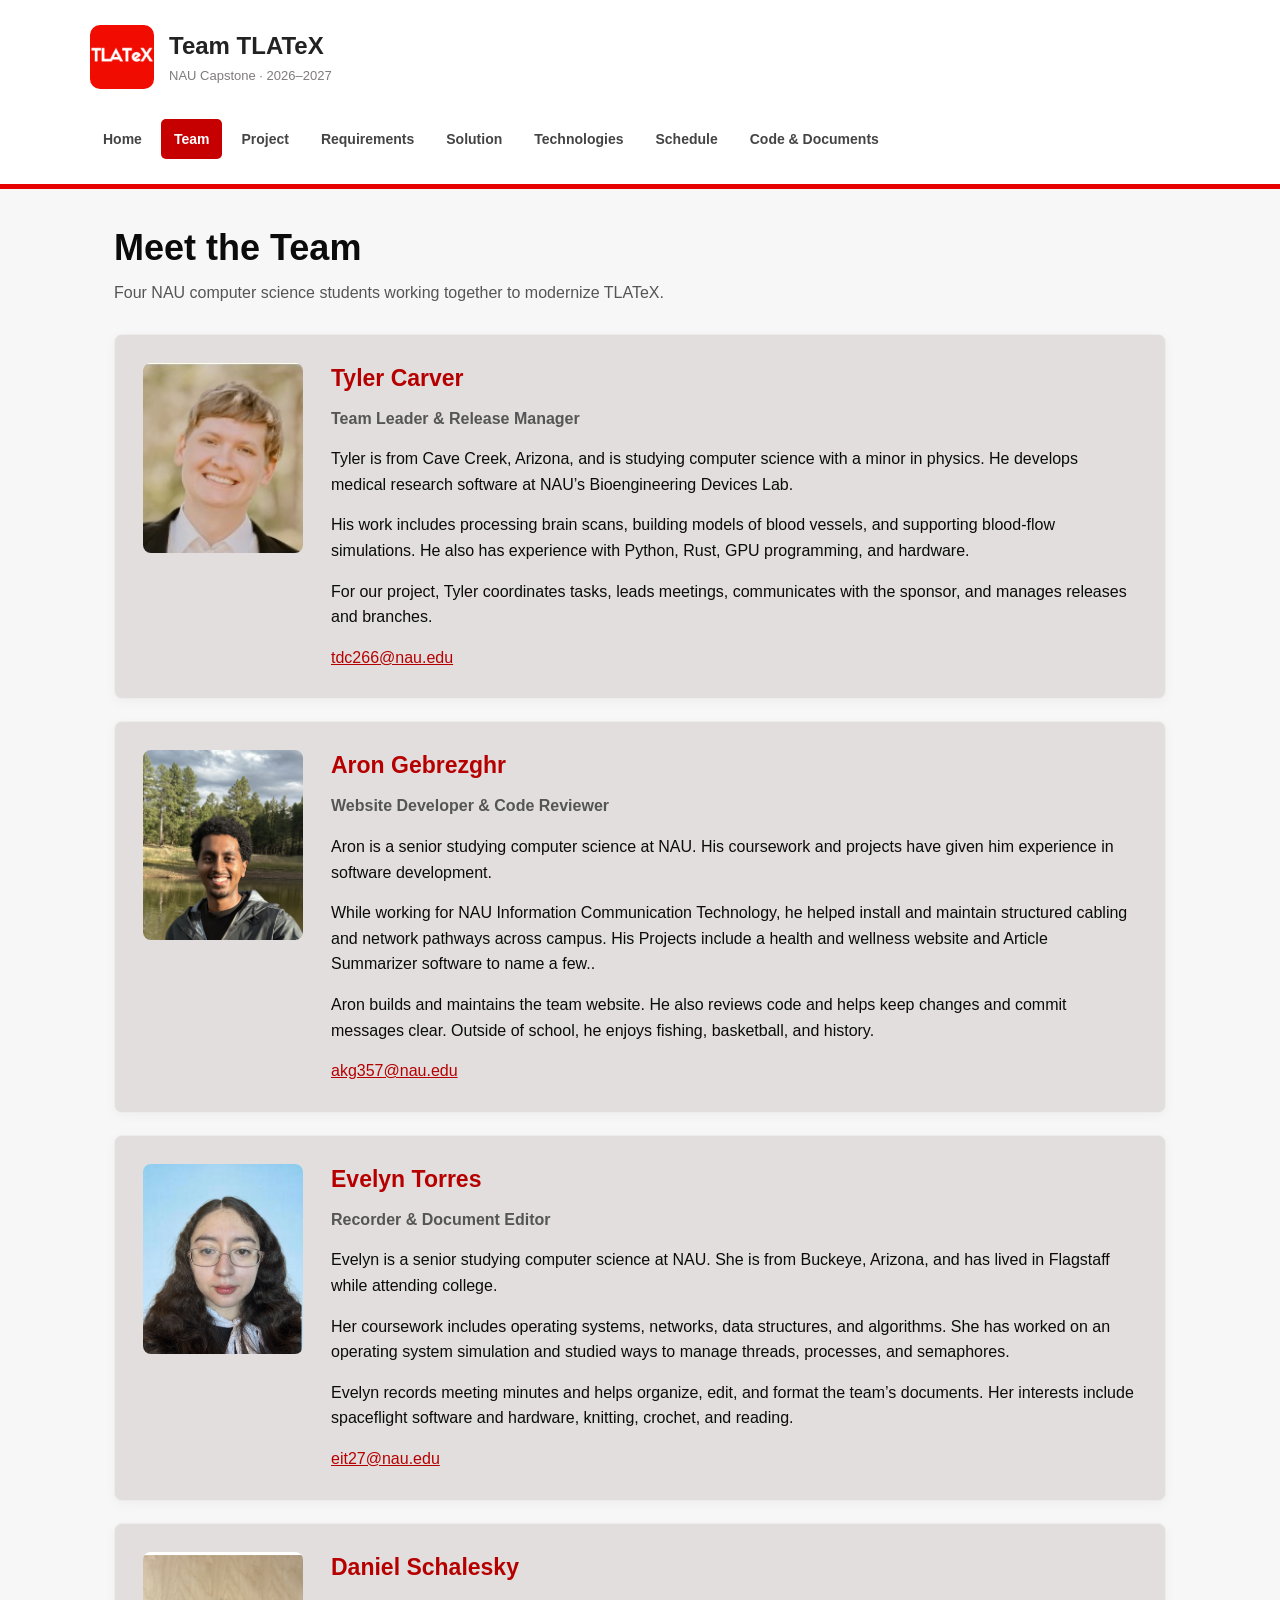
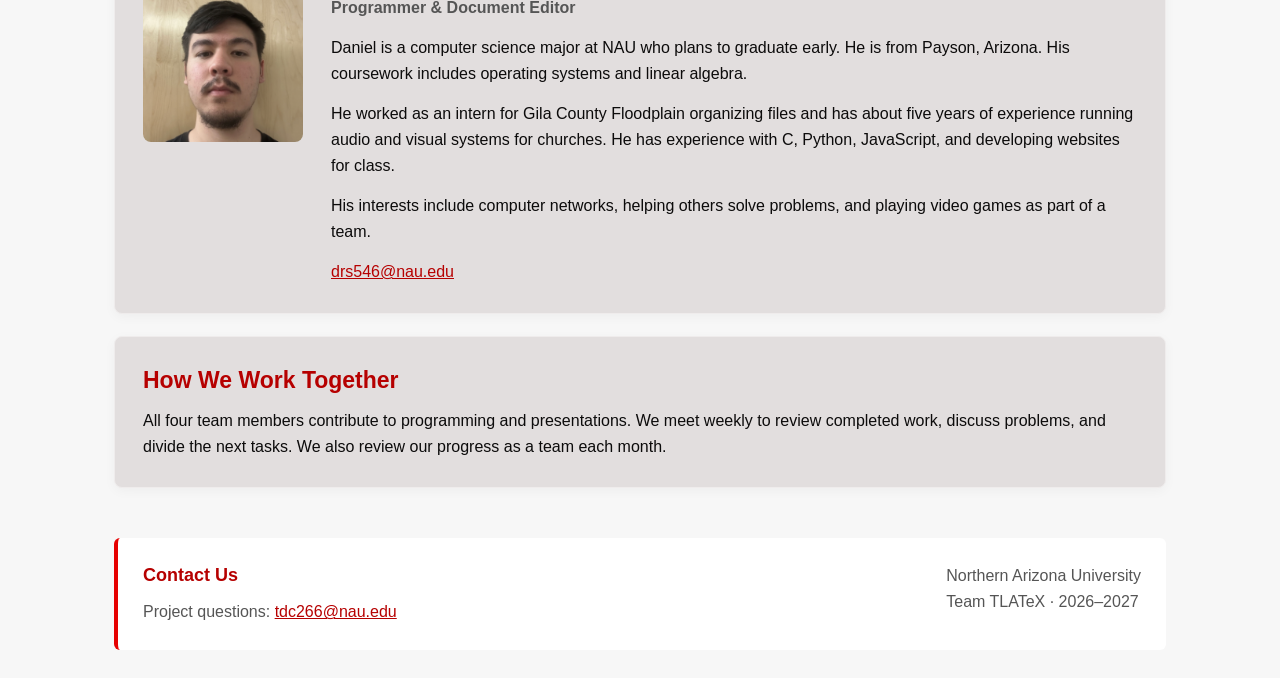
<file: team.html>
<!DOCTYPE html>

<html lang="en">

<head>

    <!-- this sets up the page and loads the stylesheet -->
    <meta charset="UTF-8">

    <meta name="viewport" content="width=device-width, initial-scale=1.0">

    <meta name="description" content=" Meet the students working on the NAU ReconTEXTualization capstone project.">

    <link rel="stylesheet" href="style.css">
    <title>Team | Team TLATeX</title>

</head>

<body>

    <a class="skip-link" href="#main">Skip to content</a>


    <!-- this header will be shared by all our pages -->
    <header>


        <a class="brand" href="index.html">



            <img src="TlaTEX%20(80%20x%2080%20px)-3.png" alt="" width="64" height="64">

            <span>
                Team TLATeX
                <small>NAU Capstone · 2026–2027</small>
            </span>


        </a>

        <!-- this shows which page is currently open -->
        <nav aria-label="Main navigation">

            <a href="index.html">Home</a>
                <a href="team.html" aria-current="page">Team</a>
            <a href="project.html">Project</a>
                <a href="requirements.html">Requirements</a>
            <a href="solution.html">Solution</a>
                <a href="technologies.html">Technologies</a>
            <a href="schedule.html">Schedule</a>
                <a href="resources.html">Code &amp; Documents</a>

        </nav>

    </header>


    <main id="main">


        <!-- this introduces the team page -->


        <div class="page-title">

            <h1>Meet the Team</h1>

            <p>


                
                Four NAU computer science students working together
                to modernize TLATeX.
            </p>

        </div>


        <!-- this introduces tyler and his responsibilities -->
        <section class="card member">

            <img class="headshot" src="TylerCarverHeadshot.jpg"
                 alt="Tyler Carver" width="160" height="190">

            <div>

                <h2>Tyler Carver</h2>
                <p class="role">Team Leader &amp; Release Manager</p>

                <p>
                    Tyler is from Cave Creek, Arizona, and is studying
                    computer science with a minor in physics.
                    He develops medical research software at NAU’s
                    Bioengineering Devices Lab.
                </p>

                <p>
                    His work includes processing brain scans, building
                    models of blood vessels, and supporting blood-flow
                    simulations. He also has experience with Python,
                    Rust, GPU programming, and hardware.
                </p>

                <p>
                    For our project, Tyler coordinates tasks, leads
                    meetings, communicates with the sponsor, and manages
                    releases and branches.
                </p>

                <a href="mailto:tdc266@nau.edu">tdc266@nau.edu</a>

            </div>

        </section>


        <!-- this introduces aron and his responsibilities -->
        <section class="card member">

            <!-- export aron's pdf photo as AronHeadshot.jpg -->
            <img class="headshot" src="picture headshot - Aron G.png"
                 alt="Aron Gebrezghr" width="160" height="190">

            <div>

                <h2>Aron Gebrezghr</h2>
                <p class="role">Website Developer &amp; Code Reviewer</p>

                <p>
                    Aron is a senior studying computer science at NAU.
                    His coursework and projects have given him
                    experience in software development.
                </p>

                <p>
                    While working for NAU Information Communication
                    Technology, he helped install and maintain
                    structured cabling and network pathways across
                    campus. His Projects include a health and
                    wellness website and Article Summarizer software to name a few..
                </p>

                <p>
                    Aron builds and maintains the team website.
                    He also reviews code and helps keep changes
                    and commit messages clear.
                    Outside of school, he enjoys fishing, basketball,
                    and history.
                </p>

                <a href="mailto:akg357@nau.edu">akg357@nau.edu</a>

            </div>

        </section>


        <!-- this introduces evelyn and her responsibilities -->
        <section class="card member">

            <img class="headshot" src="EvelynTHeadshot.png"
                 alt="Evelyn Torres" width="160" height="190">

            <div>

                <h2>Evelyn Torres</h2>
                <p class="role">Recorder &amp; Document Editor</p>

                <p>
                    Evelyn is a senior studying computer science at NAU.
                    She is from Buckeye, Arizona, and has lived in
                    Flagstaff while attending college.
                </p>

                <p>
                    Her coursework includes operating systems,
                    networks, data structures, and algorithms.
                    She has worked on an operating system simulation
                    and studied ways to manage threads, processes,
                    and semaphores.
                </p>

                <p>
                    Evelyn records meeting minutes and helps organize,
                    edit, and format the team’s documents.
                    Her interests include spaceflight software and
                    hardware, knitting, crochet, and reading.
                </p>

                <a href="mailto:eit27@nau.edu">eit27@nau.edu</a>

            </div>

        </section>


        <!-- this introduces daniel -->
        <section class="card member">
                    
      

            <img class="headshot" src="Daniel Headshot.png"
                 alt="Daniel Schalesky" width="160" height="190">

            <div>

                <h2>Daniel Schalesky</h2>

            <div>

                <p class="role">Programmer  &amp; Document Editor</p>

                <p>
                    Daniel is a computer science major at NAU who plans
                    to graduate early. He is from Payson, Arizona.
                    His coursework includes operating systems and
                    linear algebra.
                </p>

                <p>
                    He worked as an intern for Gila County Floodplain
                    organizing files and has about five years of
                    experience running audio and visual systems for
                    churches. He has experience with C, Python,
                    JavaScript, and developing websites for class.
                </p>

                <p>
                    His interests include computer networks, helping
                    others solve problems, and playing video games
                    as part of a team.
                </p>

                <a href="mailto:drs546@nau.edu">drs546@nau.edu</a>

            </div>

        </section>


        <!-- this explains how we share the work -->
        <section class="card">

            <h2>How We Work Together</h2>

            <p>
                All four team members contribute to programming and
                presentations. We meet weekly to review completed work,
                discuss problems, and divide the next tasks.
                We also review our progress as a team each month.
            </p>

        </section>

    </main>


    <!-- this gives visitors a project contact -->
    <footer>

        <div>
            <h2>Contact Us</h2>

            <p>
                Project questions:
                <a href="mailto:tdc266@nau.edu">tdc266@nau.edu</a>
            </p>
        </div>

        <p>
            Northern Arizona University<br>
            Team TLATeX · 2026–2027
        </p>

    </footer>

</body>

</html>
</file>
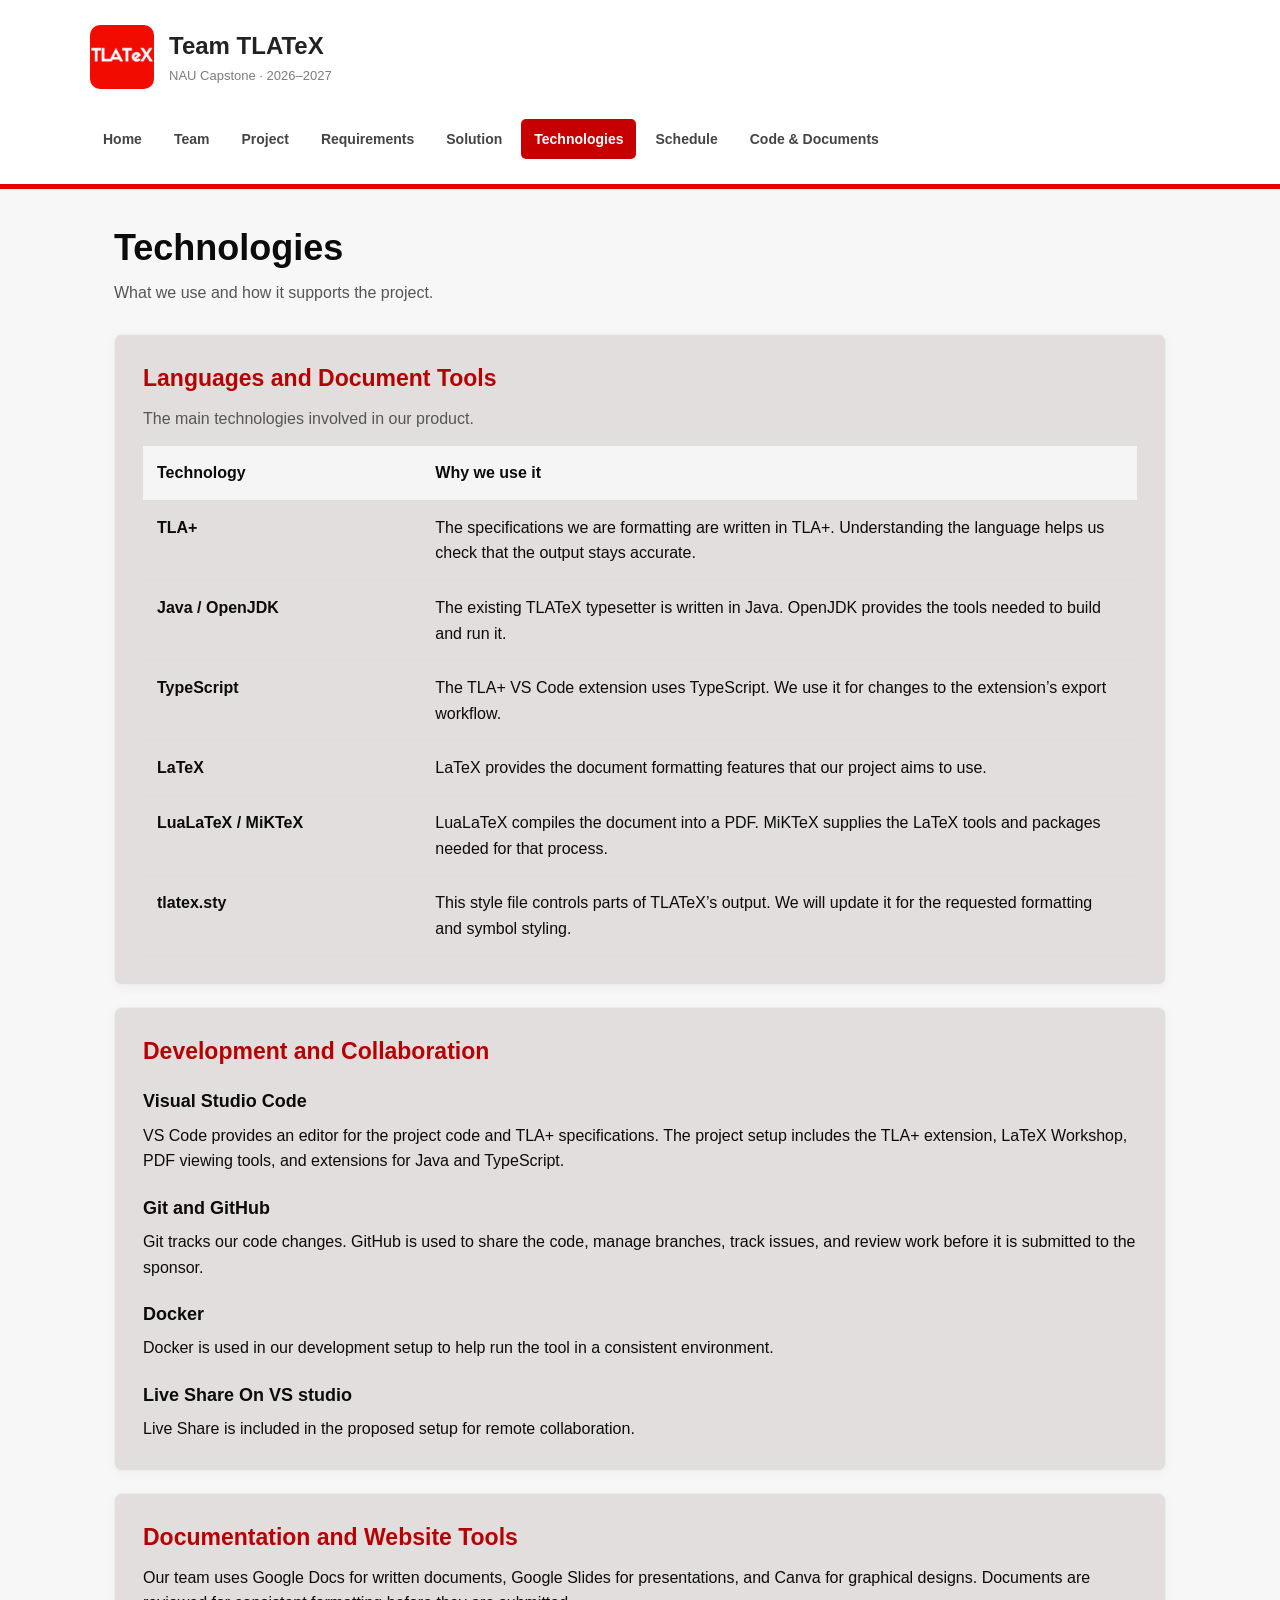
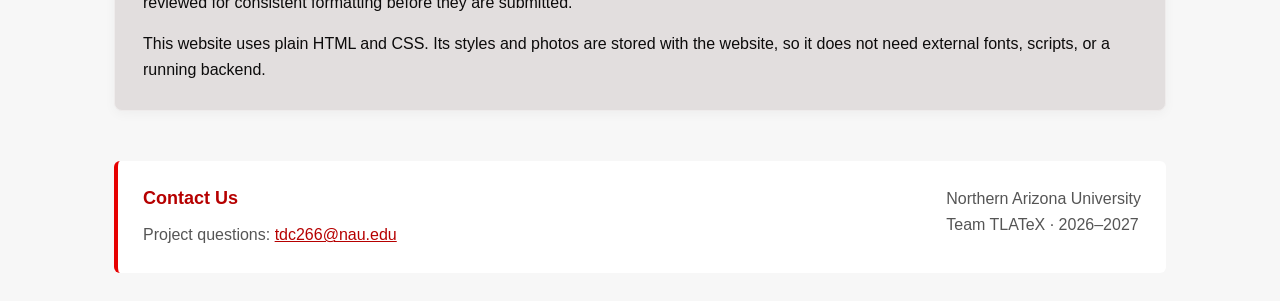
<file: technologies.html>
<!DOCTYPE html>

<html lang="en">

<head>

    <!-- this sets up the page and loads the css -->
    <meta charset="UTF-8">
    <meta name="viewport" content="width=device-width, initial-scale=1.0">

    <meta name="description" content="The languages and tools used for the ReconTEXTualization capstone project.">

    <link rel="stylesheet" href="style.css">
    <title>Technologies | Team TLATeX</title>

</head>

<body>

    <a class="skip-link" href="#main">Skip to content</a>

    <!-- this shows the team name and logo -->
    <header>

        <a class="brand" href="index.html">
            <img src="TlaTEX%20(80%20x%2080%20px)-3.png" alt="" width="64" height="64">

            <span>
                Team TLATeX
                <small>NAU Capstone · 2026–2027</small>
            </span>
        </a>

        <!-- this highlights the technologies page -->
        <nav aria-label="Main navigation">

            <a href="index.html">Home</a>
                <a href="team.html">Team</a>
            <a href="project.html">Project</a>
                <a href="requirements.html">Requirements</a>
            <a href="solution.html">Solution</a>
                <a href="technologies.html" aria-current="page">Technologies</a>
            <a href="schedule.html">Schedule</a>
                <a href="resources.html">Code &amp; Documents</a>

        </nav>

    </header>


    <main id="main">

        <!-- this introduces the tools page -->
        <div class="page-title">

            <h1>Technologies</h1>
            <p>What we use and how it supports the project.</p>

        </div>


        <!-- this explains the languages and document tools -->
        <section class="card">

            <h2>Languages and Document Tools</h2>

            <div class="table-wrap">

                <table>

                    <caption>
                        The main technologies involved in our product.
                    </caption>

                    <thead>
                        <tr>
                            <th scope="col">Technology</th>
                            <th scope="col">Why we use it</th>
                        </tr>
                    </thead>

                    <tbody>

                        <tr>
                            <th scope="row">TLA+</th>
                            <td>
                                The specifications we are formatting are
                                written in TLA+. Understanding the language
                                helps us check that the output stays accurate.
                            </td>
                        </tr>

                        <tr>
                            <th scope="row">Java / OpenJDK</th>
                            <td>
                                The existing TLATeX typesetter is written
                                in Java. OpenJDK provides the tools needed
                                to build and run it.
                            </td>
                        </tr>

                        <tr>
                            <th scope="row">TypeScript</th>
                            <td>
                                The TLA+ VS Code extension uses TypeScript.
                                We use it for changes to the extension’s
                                export workflow.
                            </td>
                        </tr>

                        <tr>
                            <th scope="row">LaTeX</th>
                            <td>
                                LaTeX provides the document formatting
                                features that our project aims to use.
                            </td>
                        </tr>

                        <tr>
                            <th scope="row">LuaLaTeX / MiKTeX</th>
                            <td>
                                LuaLaTeX compiles the document into a PDF.
                                MiKTeX supplies the LaTeX tools and packages
                                needed for that process.
                            </td>
                        </tr>

                        <tr>
                            <th scope="row">tlatex.sty</th>
                            <td>
                                This style file controls parts of TLATeX’s
                                output. We will update it for the requested
                                formatting and symbol styling.
                            </td>
                        </tr>

                    </tbody>

                </table>

            </div>

        </section>


        <!-- this explains the tools used for development -->
        <section class="card">

            <h2>Development and Collaboration</h2>

            <h3>Visual Studio Code</h3>

            <p>
                VS Code provides an editor for the project code and
                TLA+ specifications. The project setup includes the
                TLA+ extension, LaTeX Workshop, PDF viewing tools,
                and extensions for Java and TypeScript.
            </p>

            <h3>Git and GitHub</h3>

            <p>
                Git tracks our code changes. GitHub is used to share
                the code, manage branches, track issues, and review
                work before it is submitted to the sponsor.
            </p>

            <h3>Docker</h3>

            <p>
                Docker is used in our development setup to help run
                the tool in a consistent environment.
            </p>

            <h3>Live Share On VS studio</h3>

            <p>
                Live Share is included in the proposed setup for
                remote collaboration.
            </p>

        </section>


        <!-- this explains how we prepare documents and this website -->
        <section class="card">

            <h2>Documentation and Website Tools</h2>

            <p>
                Our team uses Google Docs for written documents,
                Google Slides for presentations, and Canva for
                graphical designs.
                Documents are reviewed for consistent formatting
                before they are submitted.
            </p>

            <p>
                This website uses plain HTML and CSS.
                Its styles and photos are stored with the website,
                so it does not need external fonts, scripts, or
                a running backend.
            </p>

        </section>

    </main>


    <!-- this shows the project contact information -->
    <footer>

        <div>
            <h2>Contact Us</h2>

            <p>
                Project questions:
                <a href="mailto:tdc266@nau.edu">tdc266@nau.edu</a>
            </p>
        </div>

        <p>
            Northern Arizona University<br>
            Team TLATeX · 2026–2027
        </p>

    </footer>

</body>

</html>
</file>
<file: style.css>
/* this keeps padding and borders inside the element's width */
*
{
    box-sizing: border-box;
}


/* this will be able to  set the main colors and font */
body
{
    margin: 0;

    background-color: #f7f7f7;
    color: #0c0b0b;

    font-family: Arial, Helvetica, sans-serif;

    line-height: 1.6;
}


a
 {
    color: #b60000;
    overflow-wrap: anywhere;
}

a:hover
{
    text-decoration: none;
}


/* this makes links easier to see when using a keyboard on mobile devices  */
a:focus-visible
{
    outline: 3px solid #222;

    outline-offset: 4px;
}


/* this link stays hidden until a keyboard user selects it */
.skip-link
{
    position: absolute;

    top: -100px;
    left: 12px;

    padding: 10px 16px;
    background-color: white;


    z-index: 2;
}


.skip-link:focus
{

    top: 13px;
}


/* this styles the header at the top of each page */
header
{
    background-color: white;

    padding: 25px max(24px, calc((100% - 1100px) / 2));
    border-bottom: 5px solid #e60000;
}


/* this keeps the logo beside the team name */
.brand
{
    display: inline-flex;



    align-items: center;


    gap: 15px;

    color: #222;
    text-decoration: none;

    font-size: 24px;
    font-weight: bold;
}

.brand img
 {
    border-radius: 10px;
}

.brand small
{
    display: block;

    font-size: 13px;

    
    font-weight: normal;


    color: #7e7b7b;
}


/* these links work like tabs for the different pages */
nav
{
    display: flex;


    flex-wrap: wrap;

    gap: 6px;
    margin-top: 22px;
}

nav a
{
    padding: 9px 13px;

    border-radius: 5px;
    color: #444;

    font-size: 14px;
    font-weight: bold;
    text-decoration: none;
}

nav a:hover
 {
    background-color: #f0f0f0;
}


/* this highlights whichever page is currently open */
nav a[aria-current="page"]
{
    background-color: #c60000;
    color: white;
}


/* this centers the page content and adds space around it */
main
{
    max-width: 1100px;

    margin: 36px auto 50px;


    padding: 0 24px;
}


/* this styles the title at the top of each page */
.page-title
{
    margin-bottom: 28px;
}

h1
{
    margin: 0;

    font-size: 36px;
    line-height: 1.25;

    overflow-wrap: anywhere;
}

.page-title p
 {


    margin: 10px 0 0;
    color: #555;
}


/* this sets the spacing for section headings and paragraphs */
h2
{
    margin: 0 0 12px;

    font-size: 23px;
    line-height: 1.35;
}

h3
{
    margin: 22px 0 8px;

    font-size: 18px;
    line-height: 1.4;
}

p
 {
    margin: 0 0 15px;
}

p:last-child
{
    margin-bottom: 0;
}


/* this styles the large introduction on the home page */
.intro
{
    display: flex;

    align-items: center;

    justify-content: space-between;

    gap: 35px;

    padding: 35px;

    margin-bottom: 24px;

    background-color: white;

    border-top: 4px solid #e60000;

    border-radius: 8px;
}

.intro div
 {
    max-width: 700px;
    min-width: 0;
}

.intro img
{
    flex-shrink: 0;
    border-radius: 14px;
}

.subtitle
{
    margin: 14px 0;

    font-size: 23px;
    color: #555;
}


/* this adds small red labels above important information */
.label
{
    color: #b60000;

    font-size: 13px;
    font-weight: bold;
}


/* this styles the main link on the home page */
.button
{
    display: inline-block;

    padding: 10px 18px;

    margin-top: 8px;

    background-color: #c60000;


    color: white;

    border-radius: 5px;
    text-decoration: none;
}

.button:hover
 {
    background-color: #a60000;
}


/* these white boxes separate the page into clear sections */
.card
{
    padding: 28px;
    margin-bottom: 22px;

    background-color: rgb(226, 222, 222);

    border: 1px solid #efecec;


    border-radius: 8px;

    box-shadow: 0 3px 12px rgba(0, 0, 0, 0.04);

    min-width: 0;


    overflow-wrap: anywhere;
}

.card h2


{

    color: #b60000;
}


/* this places the sponsor and mentor beside each other */



.two-columns
{
    display: grid;

    grid-template-columns: repeat(2, minmax(0, 1fr));


    gap: 22px;
}


/* this leaves space between a person's photo and description */
.person-card
{
    display: flex;


    flex-direction: column;

    align-items: flex-start;


    gap: 20px;
}


/* this keeps the team member photos beside their descriptions */
.member
{
    display: flex;
    align-items: flex-start;

    gap: 28px;
}

.member > div
 {
    min-width: 0;
}


/* this keeps the headshots the same size */
.headshot
{
    display: block;

    width: 160px;
    height: 190px;

    object-fit: cover;
    object-position: center top;

    flex-shrink: 0;

    border-radius: 8px;
    background-color: #eee;
}


/* this styles the team member's project role */
.role
{
    color: #555;
    font-weight: bold;
}


/* this adds a little space above a paragraph */
.spaced
 {
    margin-top: 15px;
}


/* this makes unfinished information easy to spot */
.placeholder
{
    color: #555;

    padding: 14px;
    background-color: #f7f7f7;

    border-left: 3px solid #ccc;
}


/* this adds room between requirements and other list items */
.feature-list
{
    margin: 16px 0;
    padding-left: 24px;
}

.feature-list li
 {
    margin-bottom: 14px;
}

.feature-list li:last-child
{
    margin-bottom: 0;
}


/* this makes the development steps easy to follow */
.workflow
{
    margin: 20px 0 0;
    padding-left: 28px;
}

.workflow li
{
    padding-left: 8px;
    margin-bottom: 22px;
}

.workflow li::marker
 {
    color: #b60000;
    font-weight: bold;
}

.workflow strong
{
    font-size: 18px;
}

.workflow p
 {
    margin: 6px 0 0;
}


/* this lets the table scroll if the screen gets too narrow */
.table-wrap
{
    overflow-x: auto;
}

table
{
    width: 100%;

    border-collapse: collapse;
    text-align: left;
}

caption
{
    margin-bottom: 15px;

    text-align: left;
    color: #555;
}

th,
td
{
    padding: 14px;

    border-bottom: 1px solid #ddd;
    vertical-align: top;
}

thead
 {
    background-color: #f5f5f5;
}

tbody th
{
    width: 28%;
}


/* this gives code filenames a small background */
code
{
    padding: 2px 5px;

    background-color: #f1f1f1;
    border-radius: 3px;

    font-family: Consolas, "Courier New", monospace;
    font-size: 0.95em;
}


/* this separates each document entry */
.document
{
    padding: 20px 0;
    border-bottom: 1px solid #e5e5e5;
}

.document:first-of-type
 {
    padding-top: 0;
}

.document:last-child
{
    padding-bottom: 0;
    border-bottom: 0;
}

.document h3
 {
    margin-top: 0;
}


/* this styles the contact area at the bottom */
footer
{
    max-width: 1052px;

    margin: 0 auto 28px;
    padding: 25px;

    display: flex;
    justify-content: space-between;

    gap: 25px;

    background-color: white;

    border-left: 4px solid #e60000;
    border-radius: 6px;

    color: #555;
}

footer h2
{
    color: #b60000;
    font-size: 18px;
}


/* this adjusts the website for tablets and smaller screens */
@media (max-width: 760px)
{

    h1
    {
        font-size: 29px;
    }

    .two-columns
     {
        grid-template-columns: 1fr;
    }

    .intro
    {
        padding: 25px;
        gap: 25px;
    }

    .intro img
    {
        width: 100px;
        height: 100px;
    }

    footer
     {
        flex-direction: column;
        margin: 0 24px 24px;
    }

}


/* this stacks the photos and text on phones */
@media (max-width: 520px)
{

    header
    {
        padding: 20px 16px;
    }

    main
     {
        margin-top: 26px;
        padding: 0 16px;
    }

    .brand
    {
        font-size: 21px;
    }

    nav a
     {
        padding: 9px 10px;
    }

    .intro,
    .member
    {
        flex-direction: column;
        align-items: flex-start;
    }

    .card
     {
        padding: 22px;
    }

    .subtitle
    {
        font-size: 20px;
    }

    th,
    td
     {
        padding: 10px;
    }

    footer
    {
        margin: 0 16px 24px;
    }

}
</file>
